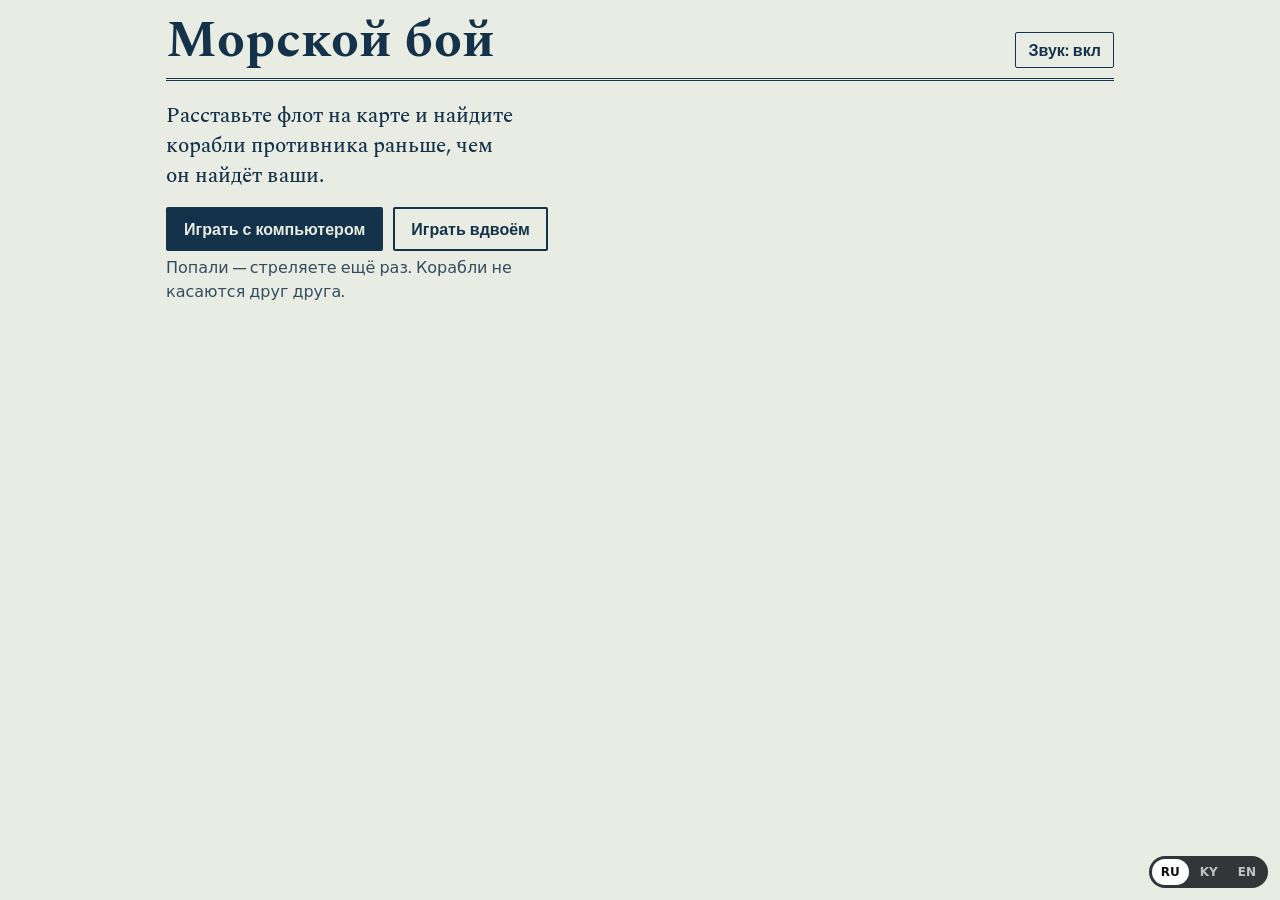
<file: games/battleship.html>
<!doctype html>
<html lang="ru">
<head>
<meta charset="utf-8">
<meta name="viewport" content="width=device-width, initial-scale=1, viewport-fit=cover">
<title>Морской бой</title>
<link rel="stylesheet" href="https://fonts.googleapis.com/css2?family=Spectral:ital,wght@0,500;0,700;1,500&family=Archivo+Narrow:wght@500;700&display=swap">
<link rel="stylesheet" href="games.css">
<style>
html,body{margin:0;min-height:100%}#game{min-height:100vh}
.lang-switch{position:fixed;right:max(12px,env(safe-area-inset-right,0px));bottom:max(12px,env(safe-area-inset-bottom,0px));z-index:30;display:flex;gap:2px;padding:3px;border-radius:999px;background:rgb(12 14 19/.82);backdrop-filter:blur(6px)}
.lang-switch a{color:#fff;text-decoration:none;font:600 12px/1 system-ui,sans-serif;padding:7px 9px;border-radius:999px;opacity:.7}
.lang-switch a[aria-current]{background:#fff;color:#0c0e13;opacity:1}
</style>
</head>
<body>
<div id="game"></div>
<nav class="lang-switch" aria-label="Language"><a href="?lang=ru" lang="ru">RU</a><a href="?lang=ky" lang="ky">KY</a><a href="?lang=en" lang="en">EN</a></nav>
<script src="battleship.js"></script>
<script>
(function () {
  var titles = {"ru": "Морской бой", "ky": "Деңиз согушу", "en": "Battleship"};
  var l = new URLSearchParams(location.search).get("lang");
  try { if (l) localStorage.setItem("kletka-lang", l); else l = localStorage.getItem("kletka-lang"); } catch (e) {}
  l = ["ru", "ky", "en"].indexOf(l) >= 0 ? l : "ru";
  document.documentElement.lang = l;
  document.title = titles[l];
  document.querySelectorAll(".lang-switch a").forEach(function (a) { if (a.lang === l) a.setAttribute("aria-current", "true"); });
  window.GAMES.battleship.mount(document.getElementById("game"), { base: "", lang: l });
})();
</script>
</body>
</html>
</file>
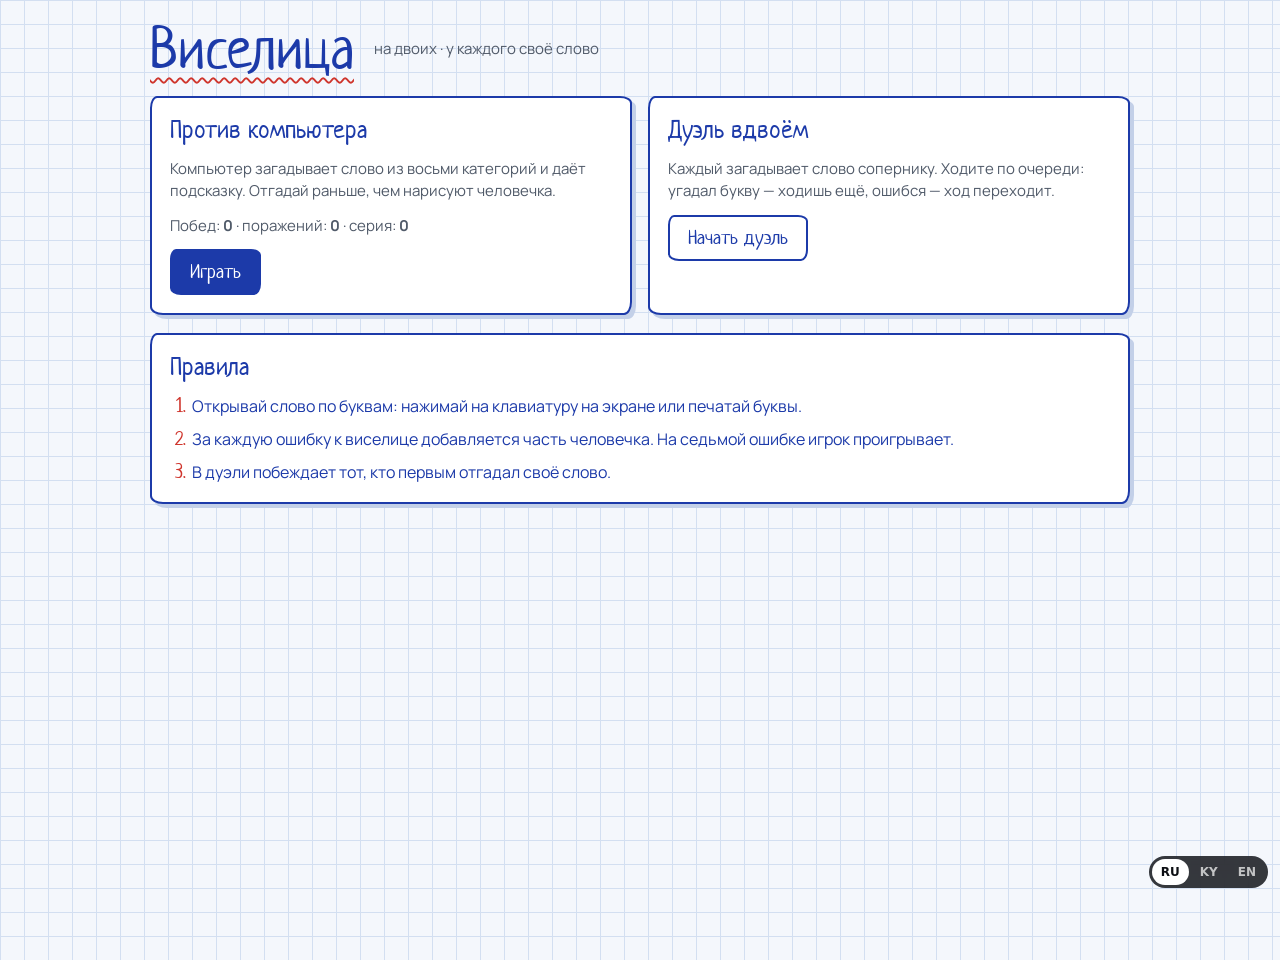
<file: games/hangman.html>
<!doctype html>
<html lang="ru">
<head>
<meta charset="utf-8">
<meta name="viewport" content="width=device-width, initial-scale=1, viewport-fit=cover">
<title>Виселица на двоих</title>
<link rel="stylesheet" href="https://fonts.googleapis.com/css2?family=Neucha&family=Caveat:wght@600;700&family=Manrope:wght@400;600;800&display=swap">
<link rel="stylesheet" href="games.css">
<style>
html,body{margin:0;min-height:100%}#game{min-height:100vh}
.lang-switch{position:fixed;right:max(12px,env(safe-area-inset-right,0px));bottom:max(12px,env(safe-area-inset-bottom,0px));z-index:30;display:flex;gap:2px;padding:3px;border-radius:999px;background:rgb(12 14 19/.82);backdrop-filter:blur(6px)}
.lang-switch a{color:#fff;text-decoration:none;font:600 12px/1 system-ui,sans-serif;padding:7px 9px;border-radius:999px;opacity:.7}
.lang-switch a[aria-current]{background:#fff;color:#0c0e13;opacity:1}
</style>
</head>
<body>
<div id="game"></div>
<nav class="lang-switch" aria-label="Language"><a href="?lang=ru" lang="ru">RU</a><a href="?lang=ky" lang="ky">KY</a><a href="?lang=en" lang="en">EN</a></nav>
<script src="hangman.js"></script>
<script>
(function () {
  var titles = {"ru": "Виселица на двоих", "ky": "Дарга асуу: экөө үчүн", "en": "Hangman Duel"};
  var l = new URLSearchParams(location.search).get("lang");
  try { if (l) localStorage.setItem("kletka-lang", l); else l = localStorage.getItem("kletka-lang"); } catch (e) {}
  l = ["ru", "ky", "en"].indexOf(l) >= 0 ? l : "ru";
  document.documentElement.lang = l;
  document.title = titles[l];
  document.querySelectorAll(".lang-switch a").forEach(function (a) { if (a.lang === l) a.setAttribute("aria-current", "true"); });
  window.GAMES.hangman.mount(document.getElementById("game"), { base: "", lang: l });
})();
</script>
</body>
</html>
</file>
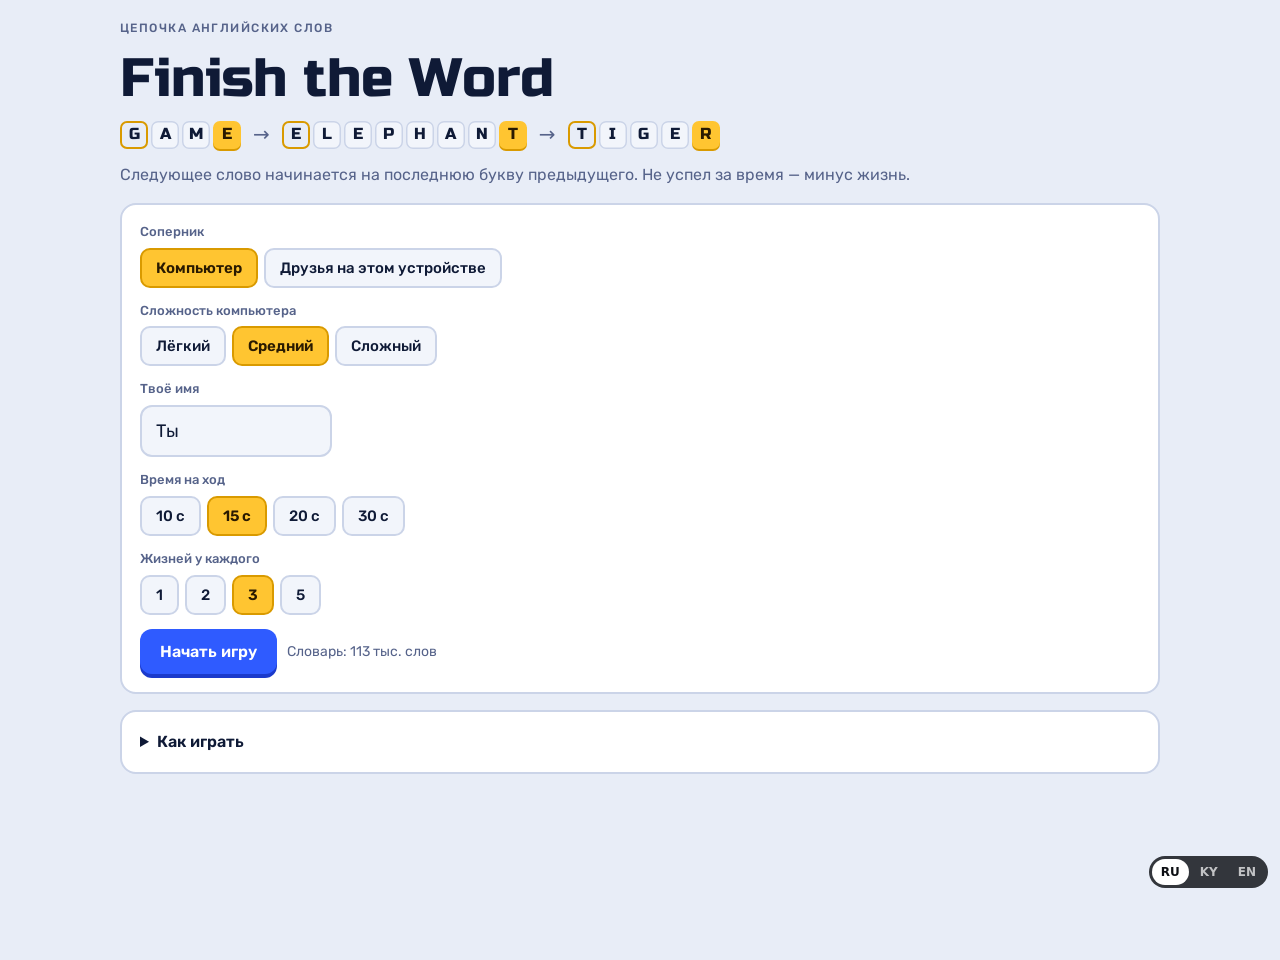
<file: games/wordchain.html>
<!doctype html>
<html lang="ru">
<head>
<meta charset="utf-8">
<meta name="viewport" content="width=device-width, initial-scale=1, viewport-fit=cover">
<title>Finish the Word</title>
<link rel="stylesheet" href="https://fonts.googleapis.com/css2?family=Russo+One&family=Rubik:wght@400;500;600;700&display=swap">
<link rel="stylesheet" href="games.css">
<style>
html,body{margin:0;min-height:100%}#game{min-height:100vh}
.lang-switch{position:fixed;right:max(12px,env(safe-area-inset-right,0px));bottom:max(12px,env(safe-area-inset-bottom,0px));z-index:30;display:flex;gap:2px;padding:3px;border-radius:999px;background:rgb(12 14 19/.82);backdrop-filter:blur(6px)}
.lang-switch a{color:#fff;text-decoration:none;font:600 12px/1 system-ui,sans-serif;padding:7px 9px;border-radius:999px;opacity:.7}
.lang-switch a[aria-current]{background:#fff;color:#0c0e13;opacity:1}
</style>
</head>
<body>
<div id="game"></div>
<nav class="lang-switch" aria-label="Language"><a href="?lang=ru" lang="ru">RU</a><a href="?lang=ky" lang="ky">KY</a><a href="?lang=en" lang="en">EN</a></nav>
<script src="wordchain.js"></script>
<script>
(function () {
  var titles = {"ru": "Finish the Word", "ky": "Finish the Word", "en": "Finish the Word"};
  var l = new URLSearchParams(location.search).get("lang");
  try { if (l) localStorage.setItem("kletka-lang", l); else l = localStorage.getItem("kletka-lang"); } catch (e) {}
  l = ["ru", "ky", "en"].indexOf(l) >= 0 ? l : "ru";
  document.documentElement.lang = l;
  document.title = titles[l];
  document.querySelectorAll(".lang-switch a").forEach(function (a) { if (a.lang === l) a.setAttribute("aria-current", "true"); });
  window.GAMES.wordchain.mount(document.getElementById("game"), { base: "", lang: l });
})();
</script>
</body>
</html>
</file>
<file: games/games.css>
/* Стили игр. Каждая игра сохраняет свой облик и работает в светлой и тёмной теме. */
.gm { min-width: 0; }
.gm *, .gm *::before, .gm *::after { box-sizing: border-box; }

/* ================= Виселица: тетрадь в клетку ================= */
.gm-hangman {
  --paper: #f4f7fc; --paper-2: #ffffff; --grid: #d3dff1; --line: #b5c4e0; --ink: #1c3aa9; --ink-soft: #6d82cf;
  --pencil: #505a69; --red: #cf352c; --red-soft: #fbe3e0; --shadow: #c3d0e8;
  --hand: 'Neucha', 'Segoe Print', 'Comic Sans MS', cursive; --ui: 'Manrope', system-ui, -apple-system, 'Segoe UI', Roboto, sans-serif;
  background-color: var(--paper);
  background-image: linear-gradient(var(--grid) 1px, transparent 1px), linear-gradient(90deg, var(--grid) 1px, transparent 1px);
  background-size: 24px 24px; color: var(--ink); font: 16px/1.5 var(--ui);
  padding: 20px max(16px, env(safe-area-inset-left, 0px)) 40px max(16px, env(safe-area-inset-right, 0px));
  min-height: 100%;
}
@media (prefers-color-scheme: dark) { :root:not([data-theme="light"]) .gm-hangman { --paper: #0e1423; --paper-2: #151d31; --grid: #1b2640; --line: #2f3d5f; --ink: #aac1ff; --ink-soft: #6a80c8; --pencil: #9ba6b8; --red: #ff7d72; --red-soft: #3b1f25; --shadow: #0a0f1b; } }
:root[data-theme="dark"] .gm-hangman { --paper: #0e1423; --paper-2: #151d31; --grid: #1b2640; --line: #2f3d5f; --ink: #aac1ff; --ink-soft: #6a80c8; --pencil: #9ba6b8; --red: #ff7d72; --red-soft: #3b1f25; --shadow: #0a0f1b; }
.gm-hangman .hm-wrap { max-width: 980px; margin: 0 auto; display: flex; flex-direction: column; gap: 18px; }
.gm-hangman h2, .gm-hangman h3 { font-family: var(--hand); font-weight: 400; margin: 0; line-height: 1.15; }
.gm-hangman .hm-top { display: flex; flex-wrap: wrap; align-items: center; gap: 10px 20px; }
.gm-hangman .hm-title { font-size: clamp(38px, 8vw, 58px); line-height: 1; text-decoration: underline wavy var(--red); text-decoration-thickness: 2px; text-underline-offset: 9px; }
.gm-hangman .hm-tag { color: var(--pencil); font-size: 15px; flex: 1 1 180px; margin: 0; }
.gm-hangman h3 { font-size: 26px; }
.gm-hangman p { margin: 0; }
.gm-hangman .hm-muted { color: var(--pencil); font-size: 15px; }
.gm-hangman .hm-card { background: var(--paper-2); border: 2px solid var(--ink); border-radius: 7px 12px 8px 13px / 12px 7px 13px 8px; padding: 18px; box-shadow: 4px 4px 0 var(--shadow); min-width: 0; }
.gm-hangman .hm-stack { display: flex; flex-direction: column; gap: 12px; }
.gm-hangman .hm-two { display: grid; gap: 16px; grid-template-columns: repeat(auto-fit, minmax(min(100%, 260px), 1fr)); }
.gm-hangman .hm-row { display: flex; flex-wrap: wrap; gap: 10px; align-items: center; }
.gm-hangman .hm-center { text-align: center; align-items: center; padding-block: 36px; }
.gm-hangman .hm-big { font-size: clamp(30px, 7vw, 44px); }
.gm-hangman label { display: block; font-size: 14px; font-weight: 600; color: var(--pencil); margin-bottom: 4px; }
.gm-hangman input { width: 100%; min-height: 48px; background: var(--paper); color: var(--ink); border: 2px solid var(--line); border-radius: 6px; padding: 8px 12px; font-family: var(--hand); font-size: 21px; }
.gm-hangman input:focus { border-color: var(--ink); outline: none; }
.gm-hangman .hm-secret { -webkit-text-security: disc; text-security: disc; letter-spacing: .2em; }
.gm-hangman .hm-btn { font-family: var(--hand); font-size: 20px; line-height: 1.1; color: var(--ink); background: transparent; border: 2px solid var(--ink); border-radius: 6px 10px 7px 11px / 10px 6px 11px 7px; padding: 10px 18px; min-height: 46px; cursor: pointer; transition: transform .12s ease, box-shadow .12s ease; }
.gm-hangman .hm-btn.primary { background: var(--ink); color: var(--paper-2); }
.gm-hangman .hm-btn.small { min-height: 40px; padding: 6px 14px; font-size: 18px; margin-left: auto; }
.gm-hangman .hm-btn:hover:not(:disabled) { transform: translateY(-1px); box-shadow: 0 3px 0 var(--shadow); }
.gm-hangman :focus-visible { outline: 3px solid var(--red); outline-offset: 2px; }
.gm-hangman .hm-err { color: var(--red); font-size: 15px; font-weight: 600; }
.gm-hangman .hm-err:empty { display: none; }
.gm-hangman .hm-rules ol { margin: 8px 0 0; padding-left: 22px; display: flex; flex-direction: column; gap: 6px; }
.gm-hangman .hm-rules li::marker { font-family: var(--hand); color: var(--red); font-size: 20px; }
.gm-hangman .hm-turn { font-family: var(--hand); font-size: 24px; }
.gm-hangman .hm-turn b { font-weight: 400; color: var(--red); }
.gm-hangman .hm-banner { display: flex; align-items: center; gap: 20px; flex-wrap: wrap; }
.gm-hangman .hm-grade { flex: none; width: 104px; height: 104px; display: grid; place-items: center; font-family: var(--hand); font-size: 80px; line-height: 1; color: var(--red); border: 4px solid var(--red); border-radius: 50% 46% 52% 48% / 48% 52% 46% 50%; transform: rotate(-7deg); animation: hm-stamp .5s cubic-bezier(.2,1.4,.4,1) both; }
@keyframes hm-stamp { from { transform: rotate(-7deg) scale(2); opacity: 0; } to { transform: rotate(-7deg) scale(1); opacity: 1; } }
.gm-hangman .hm-btext { display: flex; flex-direction: column; gap: 8px; flex: 1 1 240px; min-width: 0; }
.gm-hangman .hm-btext h3 { font-size: 34px; }
.gm-hangman .hm-arena { display: grid; gap: 16px; grid-template-columns: minmax(0, 1fr); align-items: start; }
@media (min-width: 880px) { .gm-hangman .hm-arena:not(.single) { grid-template-columns: minmax(0, 1.75fr) minmax(0, 1fr); } }
.gm-hangman .hm-arena.single { max-width: 720px; }
.gm-hangman .hm-board { --fig: var(--ink); --gal: var(--ink-soft); --figw: 150px; }
.gm-hangman .hm-board.small { --fig: var(--pencil); --gal: var(--line); --figw: 96px; }
.gm-hangman .hm-board.active { box-shadow: 4px 4px 0 var(--shadow), 0 0 0 3px color-mix(in srgb, var(--red) 35%, transparent); }
.gm-hangman .hm-bgrid { display: grid; gap: 12px 16px; align-items: start; grid-template-columns: minmax(0, var(--figw)) minmax(0, 1fr); grid-template-areas: "fig side" "slots slots" "kbd kbd"; }
.gm-hangman .hm-fig { grid-area: fig; }
.gm-hangman .hm-side { grid-area: side; display: flex; flex-direction: column; gap: 8px; min-width: 0; }
.gm-hangman .hm-slots { grid-area: slots; display: flex; flex-wrap: wrap; gap: 6px; }
.gm-hangman .hm-kbd { grid-area: kbd; display: grid; grid-template-columns: repeat(8, minmax(0, 1fr)); gap: 6px; margin-top: 6px; }
.gm-hangman .hm-fig svg { display: block; width: 100%; height: auto; fill: none; stroke-linecap: round; stroke-linejoin: round; stroke-width: 4; }
.gm-hangman .gallows path { stroke: var(--gal); }
.gm-hangman .p { stroke: var(--fig); }
.gm-hangman .face circle { fill: var(--fig); stroke: none; }
.gm-hangman .face path { stroke: var(--fig); stroke-width: 2.5; }
.gm-hangman .dead .face path { stroke: var(--red); }
.gm-hangman .p.new { stroke-dasharray: 1; animation: hm-draw .45s ease-out both; }
@keyframes hm-draw { from { stroke-dashoffset: 1; } to { stroke-dashoffset: 0; } }
.gm-hangman .dead { transform-origin: 140px 18px; animation: hm-sway 2.6s ease-in-out infinite; }
@keyframes hm-sway { 0%, 100% { transform: rotate(-3.5deg); } 50% { transform: rotate(3.5deg); } }
.gm-hangman .hm-who { font-family: var(--hand); font-size: 24px; line-height: 1.1; overflow-wrap: anywhere; }
.gm-hangman .hm-who .role { color: var(--red); }
.gm-hangman .hm-board.small .hm-who { font-size: 20px; }
.gm-hangman .hm-hint, .gm-hangman .hm-prog { font-size: 14px; color: var(--pencil); }
.gm-hangman .hm-pips { display: flex; gap: 5px; flex-wrap: wrap; }
.gm-hangman .hm-pip { width: 18px; height: 18px; border: 2px solid var(--line); border-radius: 4px; display: grid; place-items: center; font-size: 15px; line-height: 1; color: var(--red); font-weight: 800; }
.gm-hangman .hm-pip.on { border-color: var(--red); }
.gm-hangman .hm-wrong { font-family: var(--hand); font-size: 22px; color: var(--red); letter-spacing: .12em; min-height: 1.2em; overflow-wrap: anywhere; }
.gm-hangman .hm-slot { width: clamp(26px, 7.4vw, 40px); height: clamp(38px, 9.6vw, 52px); display: grid; place-items: end center; padding-bottom: 2px; border-bottom: 3px solid var(--ink); font-family: var(--hand); font-size: clamp(26px, 6.6vw, 38px); line-height: 1.1; }
.gm-hangman .hm-slot.missed { color: var(--red); }
.gm-hangman .hm-board.small .hm-slot { width: clamp(18px, 5vw, 26px); height: clamp(28px, 6.4vw, 36px); font-size: clamp(19px, 4.6vw, 26px); border-bottom-width: 2px; color: var(--pencil); border-bottom-color: var(--pencil); }
.gm-hangman .hm-key { padding: 0; min-height: 44px; text-transform: uppercase; font-family: var(--hand); font-size: 23px; color: var(--ink); background: var(--paper); border: 2px solid var(--line); border-radius: 6px; position: relative; cursor: pointer; }
.gm-hangman .hm-key:hover:not(:disabled) { border-color: var(--ink); }
.gm-hangman .hm-key.hit { background: var(--ink); color: var(--paper-2); border-color: var(--ink); }
.gm-hangman .hm-key.miss { background: var(--red-soft); color: var(--red); border-color: var(--red); }
.gm-hangman .hm-key.miss::after { content: ""; position: absolute; inset: 5px; background: linear-gradient(to top right, transparent calc(50% - 1.5px), var(--red) calc(50% - 1.5px), var(--red) calc(50% + 1.5px), transparent calc(50% + 1.5px)); }
.gm-hangman .hm-key:disabled { cursor: default; }
@media (min-width: 880px) { .gm-hangman .hm-board { --figw: 190px; } .gm-hangman .hm-board.small { --figw: 110px; } }
@media (max-width: 380px) { .gm-hangman .hm-kbd { gap: 4px; } .gm-hangman .hm-key { font-size: 20px; } }
.gm-hangman .hm-toast { position: fixed; left: 50%; bottom: calc(18px + env(safe-area-inset-bottom, 0px)); transform: translate(-50%, 8px); background: var(--ink); color: var(--paper-2); padding: 10px 16px; border-radius: 8px; font-size: 15px; font-weight: 600; opacity: 0; transition: opacity .2s, transform .2s; pointer-events: none; z-index: 20; max-width: calc(100vw - 32px); text-align: center; }
.gm-hangman .hm-toast.on { opacity: 1; transform: translate(-50%, 0); }

/* ================= Finish the Word: игрушечные кубики ================= */
.gm-wordchain {
  --bg: #E8EDF7; --surface: #FFFFFF; --surface2: #F2F5FB; --ink: #0F1A36; --muted: #56638A; --line: #CBD4E8;
  --tile: #FFC531; --tile-edge: #D99A00; --tile-ink: #2A1A00; --brand: #2F5BFF; --brand-edge: #1B3ACB; --brand-ink: #FFFFFF;
  --good: #17996A; --warn: #D98200; --bad: #DC3F45;
  --display: 'Russo One', 'Arial Black', Impact, sans-serif; --body: 'Rubik', system-ui, -apple-system, 'Segoe UI', Roboto, sans-serif;
  background: var(--bg); color: var(--ink); font: 16px/1.45 var(--body);
  padding: 20px max(16px, env(safe-area-inset-left, 0px)) 40px max(16px, env(safe-area-inset-right, 0px)); min-height: 100%;
}
@media (prefers-color-scheme: dark) { :root:not([data-theme="light"]) .gm-wordchain { --bg: #0D1326; --surface: #172039; --surface2: #1F2A4A; --ink: #EAF0FF; --muted: #9AA7CC; --line: #2D3A5E; --brand: #4366F0; --brand-edge: #2640B5; --good: #3CCB93; --warn: #FFB340; --bad: #FF6B70; } }
:root[data-theme="dark"] .gm-wordchain { --bg: #0D1326; --surface: #172039; --surface2: #1F2A4A; --ink: #EAF0FF; --muted: #9AA7CC; --line: #2D3A5E; --brand: #4366F0; --brand-edge: #2640B5; --good: #3CCB93; --warn: #FFB340; --bad: #FF6B70; }
.gm-wordchain .wc-shell { max-width: 1040px; margin: 0 auto; display: grid; gap: 16px; }
.gm-wordchain h2, .gm-wordchain h3 { font-family: var(--display); font-weight: 400; margin: 0; }
.gm-wordchain .wc-h1 { font-size: clamp(32px, 7vw, 54px); line-height: 1.02; }
.gm-wordchain h3 { font-size: 18px; }
.gm-wordchain p { margin: 0; }
.gm-wordchain .wc-muted { color: var(--muted); }
.gm-wordchain .wc-eyebrow { font-size: 12px; letter-spacing: .12em; text-transform: uppercase; color: var(--muted); font-weight: 500; }
.gm-wordchain .wc-hero { display: grid; gap: 14px; }
.gm-wordchain .wc-demo { display: flex; flex-wrap: wrap; gap: 8px 12px; align-items: center; }
.gm-wordchain .wc-arrow { color: var(--muted); font-size: 20px; }
.gm-wordchain .wc-tile { display: inline-grid; place-items: center; background: var(--tile); color: var(--tile-ink); font-family: var(--display); border-radius: 10px; box-shadow: 0 4px 0 var(--tile-edge); width: 44px; height: 44px; font-size: 26px; text-transform: uppercase; }
.gm-wordchain .wc-tile.xl { width: clamp(100px, 28vw, 150px); height: clamp(100px, 28vw, 150px); font-size: clamp(58px, 17vw, 92px); border-radius: 22px; box-shadow: 0 8px 0 var(--tile-edge); }
.gm-wordchain .wc-tile.spin { animation: wc-wobble .18s linear infinite; }
.gm-wordchain .wc-word { display: inline-flex; flex-wrap: wrap; gap: 3px; align-items: center; min-width: 0; }
.gm-wordchain .wc-word i { font-style: normal; display: grid; place-items: center; width: var(--ws, 28px); height: var(--ws, 28px); border-radius: 7px; font-family: var(--display); font-size: calc(var(--ws, 28px) * .58); text-transform: uppercase; color: var(--ink); background: var(--surface2); box-shadow: inset 0 0 0 1.5px var(--line); }
.gm-wordchain .wc-word i.head { background: transparent; box-shadow: inset 0 0 0 2px var(--tile-edge); }
.gm-wordchain .wc-word i.tail { background: var(--tile); color: var(--tile-ink); box-shadow: 0 2px 0 var(--tile-edge); }
.gm-wordchain .wc-panel { background: var(--surface); border: 2px solid var(--line); border-radius: 16px; padding: 18px; display: grid; gap: 14px; min-width: 0; }
.gm-wordchain .wc-row { display: flex; flex-wrap: wrap; gap: 10px; align-items: center; }
.gm-wordchain .wc-btn { font-family: var(--body); font-weight: 600; font-size: 16px; line-height: 1.1; border: 0; border-radius: 12px; padding: 14px 20px; cursor: pointer; background: var(--surface2); color: var(--ink); box-shadow: 0 3px 0 var(--line); transition: transform .06s ease, box-shadow .06s ease; }
.gm-wordchain .wc-btn:active { transform: translateY(3px); box-shadow: 0 0 0 var(--line); }
.gm-wordchain .wc-btn.primary { background: var(--brand); color: var(--brand-ink); box-shadow: 0 4px 0 var(--brand-edge); }
.gm-wordchain .wc-btn.ghost { background: transparent; box-shadow: inset 0 0 0 2px var(--line); }
.gm-wordchain .wc-btn.small { padding: 10px 14px; font-size: 14px; }
.gm-wordchain :focus-visible { outline: 3px solid var(--brand); outline-offset: 2px; }
.gm-wordchain .wc-field { display: grid; gap: 6px; }
.gm-wordchain .wc-field label, .gm-wordchain .wc-label { font-size: 13px; font-weight: 500; color: var(--muted); }
.gm-wordchain .wc-names { display: grid; gap: 10px; grid-template-columns: repeat(auto-fill, minmax(180px, 1fr)); }
.gm-wordchain input[type="text"] { font-family: var(--body); font-size: 18px; width: 100%; padding: 13px 14px; border-radius: 12px; border: 2px solid var(--line); background: var(--surface2); color: var(--ink); min-width: 0; }
.gm-wordchain input[type="text"]:focus { border-color: var(--brand); outline: none; }
.gm-wordchain .wc-seg { display: inline-flex; flex-wrap: wrap; gap: 6px; }
.gm-wordchain .wc-seg button { font-family: var(--body); font-weight: 500; font-size: 15px; padding: 9px 14px; border-radius: 10px; cursor: pointer; border: 2px solid var(--line); background: var(--surface2); color: var(--ink); }
.gm-wordchain .wc-seg button[aria-checked="true"] { background: var(--tile); border-color: var(--tile-edge); color: var(--tile-ink); font-weight: 600; }
.gm-wordchain .wc-rules summary { cursor: pointer; font-weight: 600; }
.gm-wordchain .wc-rules ol { margin: 12px 0 0; padding-left: 22px; display: grid; gap: 6px; }
.gm-wordchain .wc-hint { font-size: 14px; color: var(--muted); }
.gm-wordchain .wc-top { display: flex; flex-wrap: wrap; gap: 10px; align-items: center; justify-content: space-between; }
.gm-wordchain .wc-chip { font-family: var(--display); letter-spacing: .04em; background: var(--surface); border: 2px solid var(--line); border-radius: 10px; padding: 6px 12px; font-size: 16px; }
.gm-wordchain .wc-players { display: flex; flex-wrap: wrap; gap: 8px; }
.gm-wordchain .wc-pl { flex: 1 1 150px; min-width: 0; display: grid; grid-template-columns: auto minmax(0, 1fr); gap: 2px 10px; align-items: center; border: 2px solid var(--line); border-radius: 12px; padding: 8px 10px; background: var(--surface); }
.gm-wordchain .wc-pl .wc-dot { grid-row: span 2; }
.gm-wordchain .wc-nm { overflow: hidden; text-overflow: ellipsis; white-space: nowrap; font-weight: 500; font-size: 15px; }
.gm-wordchain .wc-pl.cur { border-color: var(--pc); box-shadow: 0 0 0 3px color-mix(in srgb, var(--pc) 28%, transparent); }
.gm-wordchain .wc-pl.dead { opacity: .45; }
.gm-wordchain .wc-dot { flex: none; width: 34px; height: 34px; border-radius: 50%; display: grid; place-items: center; color: #fff; font-family: var(--display); font-size: 16px; background: var(--pc, var(--brand)); }
.gm-wordchain .wc-hearts { display: flex; gap: 2px; }
.gm-wordchain .wc-hearts svg { width: 16px; height: 16px; fill: var(--bad); }
.gm-wordchain .wc-hearts svg.lost { fill: none; stroke: var(--line); stroke-width: 2; }
.gm-wordchain .wc-grid { display: grid; gap: 16px; grid-template-columns: minmax(0, 1fr); align-items: start; }
@media (min-width: 820px) { .gm-wordchain .wc-grid { grid-template-columns: minmax(0, 1.2fr) minmax(0, 1fr); } }
.gm-wordchain .wc-stage { justify-items: center; gap: 14px; text-align: center; padding: 22px 18px 24px; border-color: var(--turn); }
.gm-wordchain .wc-who { font-family: var(--display); font-size: 22px; }
.gm-wordchain .wc-timer { width: 100%; max-width: 420px; display: grid; gap: 6px; }
.gm-wordchain .wc-bar { height: 14px; border-radius: 99px; background: var(--surface2); box-shadow: inset 0 0 0 2px var(--line); overflow: hidden; }
.gm-wordchain .wc-bar > div { height: 100%; width: 100%; background: var(--good); border-radius: 99px; transition: width .1s linear; }
.gm-wordchain .wc-bar.low > div { background: var(--warn); }
.gm-wordchain .wc-bar.crit > div { background: var(--bad); }
.gm-wordchain .wc-secs { font-family: var(--display); font-size: 20px; font-variant-numeric: tabular-nums; }
.gm-wordchain .wc-form { width: 100%; max-width: 420px; display: grid; gap: 8px; }
.gm-wordchain .wc-in { display: flex; gap: 8px; }
.gm-wordchain #wc-word-in { text-transform: uppercase; letter-spacing: .08em; font-size: 22px; font-weight: 500; }
.gm-wordchain #wc-word-in.shake { animation: wc-shake .3s linear; border-color: var(--bad); }
.gm-wordchain .wc-err { min-height: 22px; color: var(--bad); font-weight: 500; font-size: 15px; }
.gm-wordchain .wc-dots::after { content: ""; animation: wc-dots 1.4s steps(4, end) infinite; }
@keyframes wc-dots { 0% { content: ""; } 25% { content: "."; } 50% { content: ".."; } 75% { content: "..."; } }
.gm-wordchain .wc-chain-head { display: flex; justify-content: space-between; align-items: baseline; gap: 10px; }
.gm-wordchain .wc-chain { display: grid; gap: 8px; max-height: 460px; overflow-y: auto; align-content: start; }
.gm-wordchain .wc-link { display: grid; grid-template-columns: auto minmax(0, 1fr) auto; gap: 10px; align-items: center; }
.gm-wordchain .wc-link .wc-dot { width: 24px; height: 24px; font-size: 12px; }
.gm-wordchain .wc-by { color: var(--muted); font-size: 13px; max-width: 110px; overflow: hidden; text-overflow: ellipsis; white-space: nowrap; }
.gm-wordchain .wc-link.miss { color: var(--muted); font-size: 14px; }
.gm-wordchain .wc-link.fresh { animation: wc-pop .22s ease-out; }
.gm-wordchain .wc-empty { color: var(--muted); font-size: 15px; }
.gm-wordchain .wc-finish { justify-items: center; text-align: center; padding: 26px 18px; }
.gm-wordchain .wc-stats { display: grid; gap: 6px; width: 100%; max-width: 340px; text-align: left; }
.gm-wordchain .wc-stats div { display: flex; justify-content: space-between; gap: 10px; }
.gm-wordchain .wc-toast { position: fixed; left: 0; right: 0; bottom: calc(16px + env(safe-area-inset-bottom, 0px)); display: grid; justify-items: center; pointer-events: none; z-index: 20; padding: 0 16px; }
.gm-wordchain .wc-toast div { background: var(--ink); color: var(--bg); padding: 11px 16px; border-radius: 12px; font-weight: 500; font-size: 15px; max-width: 460px; }
@keyframes wc-shake { 0%, 100% { transform: translateX(0); } 20% { transform: translateX(-7px); } 40% { transform: translateX(7px); } 60% { transform: translateX(-5px); } 80% { transform: translateX(5px); } }
@keyframes wc-wobble { 0%, 100% { transform: rotate(-3deg); } 50% { transform: rotate(3deg); } }
@keyframes wc-pop { from { transform: scale(.94); opacity: .3; } to { transform: scale(1); opacity: 1; } }

/* ================= Морской бой: морская карта ================= */
.gm-battleship {
  --paper: #e9ece3; --sea: #cfe0dd; --hv: #b5d1cf; --ink: #14324a; --ln: #7fa3a8; --red: #c23b2a; --redd: #8f2a1d; --ok: #3f9a6c66; --bad: #c23b2a55; --z: clamp(24px, 7.2vw, 38px);
  background: var(--paper); color: var(--ink); font: 500 1rem/1.5 "Archivo Narrow", system-ui, sans-serif; min-height: 100%;
}
@media (prefers-color-scheme: dark) { :root:not([data-theme="light"]) .gm-battleship { --paper: #0e1c29; --sea: #153042; --hv: #1d4358; --ink: #cfe3e8; --ln: #2f5568; --red: #ff6b57; --redd: #b8382a; } }
:root[data-theme="dark"] .gm-battleship { --paper: #0e1c29; --sea: #153042; --hv: #1d4358; --ink: #cfe3e8; --ln: #2f5568; --red: #ff6b57; --redd: #b8382a; }
.gm-battleship .bs-app { max-width: 980px; margin: 0 auto; padding: 16px max(16px, env(safe-area-inset-left, 0px)) 40px max(16px, env(safe-area-inset-right, 0px)); }
.gm-battleship .bs-head { display: flex; justify-content: space-between; align-items: baseline; flex-wrap: wrap; gap: 8px; border-bottom: 3px double var(--ink); padding-bottom: 10px; margin-bottom: 20px; }
.gm-battleship .bs-h1 { font: 700 clamp(2rem, 7vw, 3.2rem)/1 Spectral, Georgia, serif; margin: 0; }
.gm-battleship .bs-h2 { font: 700 1.5rem/1.2 Spectral, Georgia, serif; margin: 0 0 4px; }
.gm-battleship .bs-h3 { font: italic 500 1.05rem Spectral, Georgia, serif; margin: 0 0 6px; }
.gm-battleship .bs-lead { font: 500 1.3rem/1.45 Spectral, Georgia, serif; max-width: 32ch; margin: 0 0 16px; }
.gm-battleship .bs-hint { max-width: 60ch; margin: 4px 0 14px; opacity: .85; min-height: 1.5em; }
.gm-battleship .bs-row, .gm-battleship .bs-fl { display: flex; gap: 10px; flex-wrap: wrap; }
.gm-battleship .bs-b, .gm-battleship .bs-t, .gm-battleship .bs-chip { font: 700 1rem "Archivo Narrow", sans-serif; color: var(--ink); background: none; border: 2px solid var(--ink); padding: 9px 16px; cursor: pointer; border-radius: 2px; }
.gm-battleship .bs-b { background: var(--ink); color: var(--paper); }
.gm-battleship .bs-b.o { background: none; color: var(--ink); }
.gm-battleship .bs-t { border-width: 1px; padding: 6px 12px; }
.gm-battleship button:hover:not(:disabled) { filter: brightness(1.15); }
.gm-battleship button:disabled { opacity: .35; cursor: not-allowed; }
.gm-battleship button:focus-visible { outline: 3px solid var(--red); outline-offset: 2px; }
.gm-battleship .bs-pw, .gm-battleship .bs-bt { display: flex; gap: 28px; flex-wrap: wrap; align-items: flex-start; }
.gm-battleship .bs-fl { flex-direction: column; align-items: flex-start; min-width: 180px; }
.gm-battleship .bs-chip { display: flex; align-items: center; gap: 12px; width: 100%; padding: 8px 12px; }
.gm-battleship .bs-chip.on { background: var(--hv); }
.gm-battleship .bs-chip em { margin-left: auto; font: italic 500 1rem Spectral, serif; }
.gm-battleship .bs-bl { display: flex; }
.gm-battleship .bs-bl u { width: 16px; height: 16px; background: var(--ink); border: 1px solid var(--paper); }
.gm-battleship .bs-bd { display: grid; grid-template-columns: repeat(11, var(--z)); border: 3px double var(--ink); padding: 4px; background: var(--sea); width: max-content; max-width: 100%; }
.gm-battleship .bs-bd b, .gm-battleship .bs-bd i { height: var(--z); display: grid; place-items: center; font: italic 500 .85rem Spectral, serif; }
.gm-battleship .bs-sm { --z: clamp(19px, 5.2vw, 26px); }
.gm-battleship .bs-c { width: var(--z); height: var(--z); border: 1px solid var(--ln); background: var(--sea); position: relative; padding: 0; margin: 0; cursor: default; border-radius: 0; }
.gm-battleship .live .bs-c:not(.hit):not(.ms) { cursor: crosshair; }
.gm-battleship .live .bs-c:not(.hit):not(.ms):hover, .gm-battleship .bs-c.pv { background: var(--hv); }
.gm-battleship .bs-c.sh { background: var(--ink); }
.gm-battleship .bs-c.pv { box-shadow: inset 0 0 0 99px var(--ok); }
.gm-battleship .bs-c.pv.bad, .gm-battleship .bs-c.bad { box-shadow: inset 0 0 0 99px var(--bad); }
.gm-battleship .ms::after { content: ""; position: absolute; inset: 38%; border-radius: 50%; background: var(--ink); opacity: .45; }
.gm-battleship .hit::before, .gm-battleship .hit::after { content: ""; position: absolute; left: 12%; right: 12%; top: calc(50% - 1.5px); height: 3px; background: var(--red); transform: rotate(45deg); }
.gm-battleship .hit::after { transform: rotate(-45deg); }
.gm-battleship .hit.sk { background: var(--redd); }
.gm-battleship .hit.sk::before, .gm-battleship .hit.sk::after { background: var(--paper); }
.gm-battleship .bs-ps { padding: 40px 0; }

@media (prefers-reduced-motion: reduce) { .gm *, .gm *::before, .gm *::after { animation: none !important; transition: none !important; } }

/* Кыргызские буквы Ң Ө Ү: у Neucha и Russo One их нет, поэтому для ky берём шрифты с расширенной кириллицей */
.gm-hangman:lang(ky) { --hand: 'Caveat', 'Segoe Print', 'Comic Sans MS', cursive; }
.gm-hangman:lang(ky) :is(.hm-title, h3, .hm-who, .hm-slot, .hm-key, .hm-btn, .hm-turn, .hm-wrong, input) { font-weight: 700; }
.gm-wordchain:lang(ky) { --display: 'Rubik', 'Arial Black', sans-serif; }
.gm-wordchain:lang(ky) :is(h2, h3, .wc-who, .wc-tile, .wc-word i, .wc-secs, .wc-dot, .wc-chip) { font-weight: 700; }
</file>
